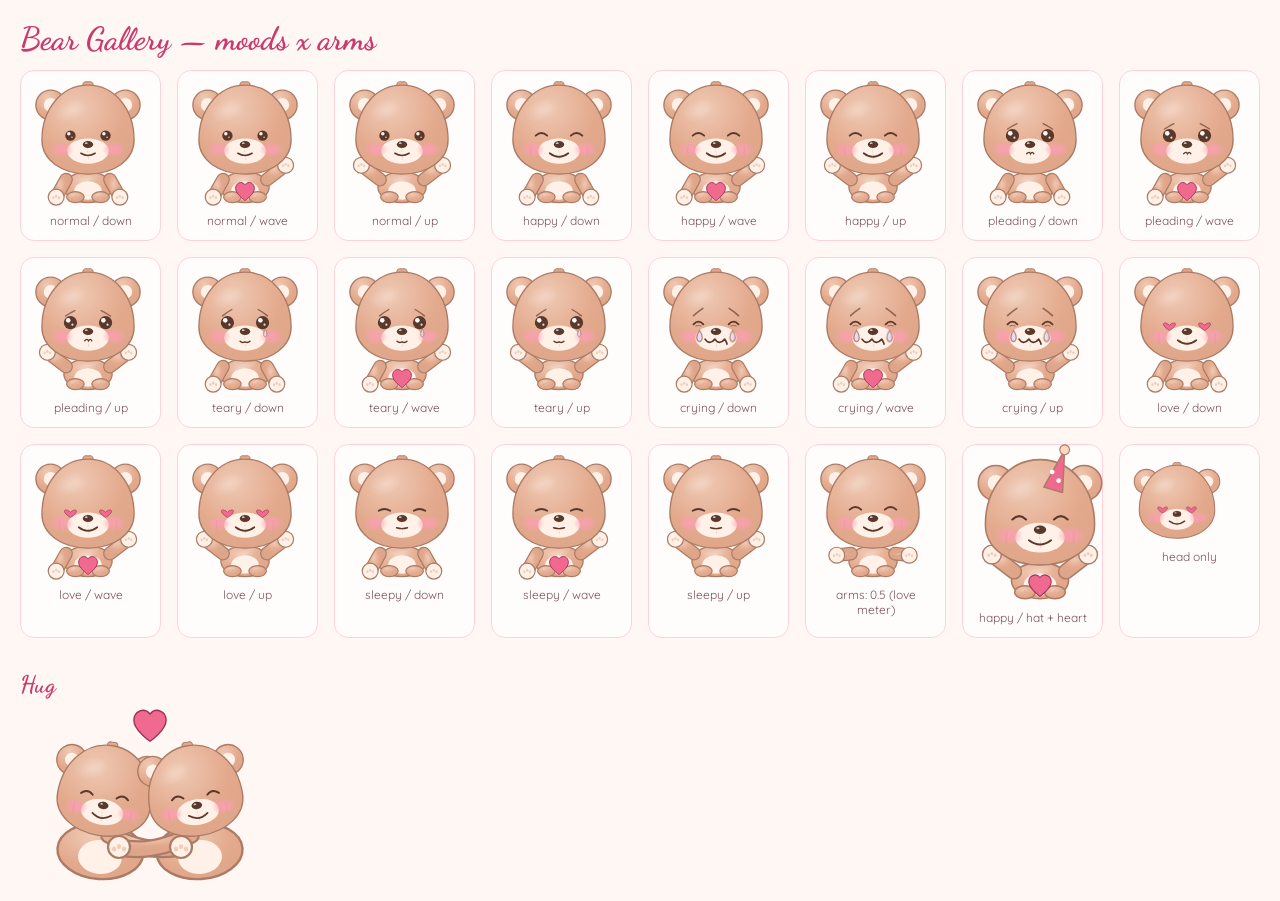
<file: tests/fixtures/bears.html>
<!doctype html>
<html lang="tr">
<head>
<meta charset="UTF-8">
<meta name="viewport" content="width=device-width, initial-scale=1.0">
<title>Bear Gallery</title>
<link href="https://fonts.googleapis.com/css2?family=Dancing+Script:wght@500;700&family=Fredoka:wght@400;500;600&family=Quicksand:wght@400;500;600;700&display=swap" rel="stylesheet">
<link rel="stylesheet" href="../../css/style.css">
<link rel="stylesheet" href="../../css/bears.css">
<style>
  body { padding: 20px; }
  h1, h2 { font-family: var(--font-script); color: var(--rose-strong); margin-bottom: 12px; }
  .bear-grid { display: grid; grid-template-columns: repeat(auto-fill, minmax(140px, 1fr)); gap: 16px; margin-bottom: 32px; }
  .bear-cell { background: var(--paper); border-radius: var(--radius-sm); padding: 12px; text-align: center; border: 1px solid var(--rose-100); }
  .bear-cell span { display: block; font-size: 12px; color: var(--ink-soft); margin-top: 6px; }
</style>
</head>
<body>
  <h1>Bear Gallery — moods x arms</h1>
  <div class="bear-grid" id="grid"></div>
  <h2>Hug</h2>
  <div id="hug-slot"></div>
  <script src="../../js/bears.js"></script>
  <script>
    var moods = ['normal', 'happy', 'pleading', 'teary', 'crying', 'love', 'sleepy'];
    var grid = document.getElementById('grid');
    moods.forEach(function (mood) {
      ['down', 'wave', 'up'].forEach(function (arms) {
        var cell = document.createElement('div');
        cell.className = 'bear-cell';
        cell.innerHTML = bearSVG({ mood: mood, arms: arms, heart: arms === 'wave', size: 110 }) +
          '<span>' + mood + ' / ' + arms + '</span>';
        grid.appendChild(cell);
      });
    });

    var meterCell = document.createElement('div');
    meterCell.className = 'bear-cell';
    meterCell.innerHTML = bearSVG({ mood: 'happy', arms: 0.5, size: 110 }) +
      '<span>arms: 0.5 (love meter)</span>';
    grid.appendChild(meterCell);

    var hatCell = document.createElement('div');
    hatCell.className = 'bear-cell';
    hatCell.innerHTML = bearSVG({ mood: 'happy', hat: true, heart: true, arms: 'wide', size: 130 }) +
      '<span>happy / hat + heart</span>';
    grid.appendChild(hatCell);

    var headCell = document.createElement('div');
    headCell.className = 'bear-cell';
    headCell.innerHTML = bearSVG({ mood: 'love', headOnly: true, size: 90 }) + '<span>head only</span>';
    grid.appendChild(headCell);

    document.getElementById('hug-slot').innerHTML = hugSVG({ size: 260 });
  </script>
</body>
</html>
</file>
<file: css/style.css>
/**
 * Meryem App — Styles (foundation)
 * Romantic, cute design: cream ground, blush cards, soft pink shadows, generous radii, bears and
 * hearts throughout. Fonts are linked in index.html (Dancing Script / Fredoka / Quicksand).
 *
 * z-index ladder (low to high), kept in one place so a later addition slots in without guessing:
 *   fx-hearts(1) < app content(auto) < header/bottom-nav(1000) < modal(2000) < gate/birthday
 *   overlay(4000) < auth screen(5000) < splash(6000) < toast(7000)
 */

/* ── Tokens ─────────────────────────────────────────── */

:root {
  /* Grounds */
  --cream: #FFF7F4;
  --paper: #FFFDFB;
  --blush: #FFE3EA;
  --rose-100: #FFD1DC;

  /* Ink */
  --ink: #4A2C36;
  --ink-soft: #7A5360;

  /* Accent — decorative vs text-bearing (rose is NOT for white text; rose-strong is) */
  --rose: #F06A8F;
  --rose-strong: #C93A6E;
  --berry: #9E2F5B;
  --peach: #FFD8C2;
  --lavender: #E6DAFB;

  /* Bear palette — stroke is warm brown, never black */
  --bear-fur: #E3A98C;
  --bear-light: #FFF1E7;
  --bear-stroke: #7A4E3D;
  --bear-blush: #FF9DB8;

  /* Fonts, each with a real fallback stack */
  --font-script: 'Dancing Script', 'Segoe Script', cursive;
  --font-body: 'Quicksand', -apple-system, BlinkMacSystemFont, 'Segoe UI', sans-serif;
  --font-num: 'Fredoka', 'Quicksand', -apple-system, sans-serif;

  /* Radii & shadow */
  --radius: 22px;
  --radius-sm: 14px;
  --radius-pill: 999px;
  --shadow: rgba(201, 58, 110, 0.16);
  --shadow-soft: rgba(201, 58, 110, 0.10);

  /* Chrome geometry — every feature agent sizes against these, never a bare pixel number */
  --header-content-h: 58px;
  --header-h: calc(var(--header-content-h) + env(safe-area-inset-top, 0px));
  --nav-content-h: 66px;
  --nav-h: calc(var(--nav-content-h) + env(safe-area-inset-bottom, 0px));
  --seg-h: 56px;
}

/* ── Reset & Base ───────────────────────────────────── */

*, *::before, *::after {
  box-sizing: border-box;
  margin: 0;
  padding: 0;
}

[hidden] {
  display: none !important;
}

html {
  /* "only" stops Chrome's auto dark theme repainting the page dark (plain "light" does not).
     Samsung Internet's website dark theme is asked the same way; whether it listens is
     unconfirmed, and its own Labs switch "Use website dark theme" wins either way. */
  color-scheme: only light;
}

body {
  font-family: var(--font-body);
  background: var(--cream);
  color: var(--ink);
  min-height: 100dvh;
  overflow-x: hidden;
  -webkit-font-smoothing: antialiased;
}

button, input, textarea {
  font-family: inherit;
}

/* ── Floating Hearts Background Layer ───────────────── */

#fx-hearts {
  position: fixed;
  inset: 0;
  /* Negative, not a small positive number: a position:fixed element sits in the ROOT stacking
     context, where any positive z-index paints above every normal-flow block regardless of DOM
     order — z-index:1 here was floating hearts on TOP of the cards (measured in shell-today.png:
     a heart sitting over the daily-message text). Negative paints after the root background
     (body's cream shows through) and before in-flow content, which is actually "behind". */
  z-index: -1;
  overflow: hidden;
  pointer-events: none;
}

.fx-hearts-item {
  position: absolute;
  bottom: -10%;
  opacity: .35;
  animation-name: fxHeartDrift;
  animation-timing-function: linear;
  animation-iteration-count: infinite;
  filter: drop-shadow(0 1px 2px rgba(0, 0, 0, .04));
}

@keyframes fxHeartDrift {
  0% { transform: translateY(0) translateX(0) rotate(0deg); opacity: 0; }
  10% { opacity: .35; }
  90% { opacity: .35; }
  100% { transform: translateY(-115vh) translateX(12px) rotate(12deg); opacity: 0; }
}

/* ── Splash Screen ──────────────────────────────────── */

.splash-screen {
  position: fixed;
  inset: 0;
  z-index: 6000;
  display: flex;
  align-items: center;
  justify-content: center;
  background: var(--cream);
}

.splash-bear {
  filter: drop-shadow(0 8px 20px var(--shadow));
}

/* ── Auth Screen ────────────────────────────────────── */

.auth-screen {
  position: fixed;
  inset: 0;
  z-index: 5000;
  display: flex;
  align-items: center;
  justify-content: center;
  background: linear-gradient(180deg, var(--cream), var(--blush));
  padding: 24px;
}

.auth-card {
  width: 100%;
  max-width: 360px;
  text-align: center;
}

.auth-bear {
  display: flex;
  justify-content: center;
  margin-bottom: 8px;
  filter: drop-shadow(0 8px 18px var(--shadow));
}

.auth-title {
  font-family: var(--font-script);
  font-size: 3rem;
  font-weight: 700;
  color: var(--rose-strong);
  line-height: 1;
}

.auth-subtitle {
  font-size: .9rem;
  color: var(--ink-soft);
  margin-top: 8px;
  margin-bottom: 28px;
}

.auth-form .form-group {
  margin-bottom: 12px;
}

.auth-form input {
  width: 100%;
  padding: 13px 18px;
  border: 1px solid var(--rose-100);
  border-radius: var(--radius-pill);
  font-family: var(--font-body);
  /* 16px, not 0.95rem (=15.2px): below 16px iOS Safari zooms the whole page on focus, and never
     zooms back out on its own (M4) — the login form is the one screen she cannot avoid. */
  font-size: 16px;
  background: var(--paper);
  color: var(--ink);
  outline: none;
  transition: border-color 0.2s, box-shadow 0.2s;
}

.auth-form input:focus {
  border-color: var(--rose);
  box-shadow: 0 0 0 3px var(--shadow-soft);
}

.auth-form .btn {
  margin-top: 8px;
}

.login-error {
  color: var(--berry);
  font-size: 0.8rem;
  margin-top: 12px;
  min-height: 1.2em;
}

/* ── Header ─────────────────────────────────────────── */

.header {
  position: fixed;
  top: 0;
  left: 0;
  right: 0;
  z-index: 1000;
  height: var(--header-h);
  padding-top: env(safe-area-inset-top, 0px);
  background: rgba(255, 253, 251, 0.9);
  backdrop-filter: blur(12px);
  -webkit-backdrop-filter: blur(12px);
  border-bottom: 1px solid var(--rose-100);
  display: grid;
  grid-template-columns: 44px 1fr 44px;
  align-items: center;
  padding-left: 8px;
  padding-right: 8px;
}

.header-side {
  grid-row: 1;
}

.header-side--left {
  grid-column: 1;
  justify-self: start;
}

.header-side--right {
  grid-column: 3;
  justify-self: end;
}

.header-title {
  grid-column: 2;
  display: flex;
  align-items: baseline;
  justify-content: center;
  gap: 6px;
  color: var(--rose-strong);
  min-width: 0;
}

.header-title-text {
  font-family: var(--font-script);
  font-size: 1.6rem;
  font-weight: 700;
  line-height: 1;
  white-space: nowrap;
}

.header-title-heart {
  color: var(--rose);
  flex-shrink: 0;
}

.icon-btn {
  width: 40px;
  height: 40px;
  display: flex;
  align-items: center;
  justify-content: center;
  border: none;
  border-radius: 50%;
  background: transparent;
  color: var(--ink-soft);
  cursor: pointer;
  transition: background 0.2s, color 0.2s, opacity 0.2s;
}

.icon-btn:hover {
  background: var(--blush);
  color: var(--rose-strong);
}

/* ── Bottom Navigation ──────────────────────────────── */

.bottom-nav {
  position: fixed;
  bottom: 0;
  left: 0;
  right: 0;
  z-index: 1000;
  height: var(--nav-h);
  padding-bottom: env(safe-area-inset-bottom, 0px);
  background: rgba(255, 253, 251, 0.94);
  backdrop-filter: blur(12px);
  -webkit-backdrop-filter: blur(12px);
  border-top: 1px solid var(--rose-100);
  display: grid;
  grid-template-columns: repeat(6, 1fr);
  align-items: stretch;
}

.nav-btn {
  display: flex;
  flex-direction: column;
  align-items: center;
  justify-content: center;
  gap: 2px;
  border: none;
  background: none;
  color: var(--ink-soft);
  font-family: var(--font-body);
  font-size: 0.68rem;
  font-weight: 600;
  cursor: pointer;
  height: var(--nav-content-h);
  /* Six columns: a grid item defaults to min-width:auto and would let a long label push its
     column wider than 1fr. 0 keeps all six equal; the label is then clipped by nothing because
     the font steps down below (a 360 px phone has 60 px per column). */
  min-width: 0;
  transition: color 0.2s, transform 0.15s;
}

@media (max-width: 360px) {
  .nav-btn {
    font-size: 0.62rem;
  }
}

/* The check inside the Takip heart is cut out of it in the bar's own ground colour. */
.nav-check {
  stroke: var(--paper);
}

.nav-btn svg {
  transition: transform 0.15s;
}

.nav-btn.is-active {
  color: var(--rose-strong);
}

.nav-btn.is-active svg {
  transform: translateY(-1px) scale(1.08);
}

.nav-btn:active {
  transform: scale(0.94);
}

.nav-btn--gift {
  position: relative;
  /* Label colour is deliberately NOT overridden here — it stays ink-soft / rose-strong like every
     other nav label, readable against the nav bar's own near-white ground. Only the icon (which
     sits inside the raised pink circle below) needs paper-white; scoped to it alone, further down. */
}

.nav-btn--gift span {
  position: relative;
}

/* The raised pink circle is drawn around the icon itself, so the two share one centre on every
   phone. It used to hang from the button's top edge (top: -14px) while the icon was centred by
   the flex column and nudged up separately, so any change in the nav's height moved the icon off
   the circle's middle. The bubble keeps the icon's own 22px footprint in the flex column (the label
   stays aligned with the other four) and is lifted with transform, which never touches layout. */
.nav-gift-bubble {
  position: relative;
  display: grid;
  place-items: center;
  width: 22px;
  height: 22px;
  transform: translateY(-15px);
}

.nav-gift-bubble::before {
  content: '';
  position: absolute;
  left: 50%;
  top: 50%;
  width: 52px;
  height: 52px;
  transform: translate(-50%, -50%);
  border-radius: 50%;
  background: linear-gradient(160deg, var(--rose), var(--rose-strong));
  box-shadow: 0 6px 16px var(--shadow), 0 0 0 4px var(--cream);
  z-index: -1;
}

.nav-gift-bubble svg {
  position: relative;
  /* White for contrast against its own pink circle — measured white-on-cream (the label's
     ground) at ~1.1:1 when this was set on the whole button instead of just the icon. */
  color: var(--paper);
}

/* Selected: grow in place. The generic .nav-btn.is-active svg rule would also shift it. */
.nav-btn.is-active .nav-gift-bubble svg {
  transform: scale(1.08);
}

/* ── Views ──────────────────────────────────────────── */

.view {
  display: none;
  min-height: 100dvh;
  padding-top: var(--header-h);
  padding-bottom: var(--nav-h);
}

.view.is-active {
  display: block;
  animation: viewFadeIn 0.3s ease;
}

@keyframes viewFadeIn {
  from { opacity: 0; transform: translateY(6px); }
  to { opacity: 1; transform: translateY(0); }
}

.subview {
  display: none;
}

.subview.is-active {
  display: block;
}

/* ── Memories Segmented Control ─────────────────────── */

#memories-switch {
  height: var(--seg-h);
  display: flex;
  align-items: center;
  justify-content: center;
}

.seg-control {
  display: inline-flex;
  gap: 4px;
  background: var(--blush);
  padding: 4px;
  border-radius: var(--radius-pill);
}

.seg-btn {
  border: none;
  background: transparent;
  color: var(--ink-soft);
  font-family: var(--font-body);
  font-size: 0.85rem;
  font-weight: 600;
  padding: 8px 22px;
  border-radius: var(--radius-pill);
  cursor: pointer;
  transition: background 0.2s, color 0.2s;
}

.seg-btn.is-active {
  background: var(--rose-strong);
  color: var(--paper);
  box-shadow: 0 3px 10px var(--shadow);
}

/* ── Map ────────────────────────────────────────────── */

#map-view {
  position: relative;
}

#map {
  width: 100%;
  height: calc(100dvh - var(--header-h) - var(--nav-h) - var(--seg-h));
  touch-action: none;
}

.heart-marker,
.camera-marker {
  background: none;
  border: none;
  filter: drop-shadow(0 2px 4px rgba(0, 0, 0, 0.2));
  transition: transform 0.2s;
}

.heart-marker:hover,
.camera-marker:hover {
  transform: scale(1.2);
}

.map-hint {
  position: fixed;
  bottom: calc(var(--nav-h) + 16px);
  left: 50%;
  transform: translateX(-50%);
  background: var(--rose-strong);
  color: var(--paper);
  border: none;
  padding: 10px 20px;
  border-radius: var(--radius-pill);
  font-family: var(--font-body);
  font-size: 0.85rem;
  font-weight: 600;
  box-shadow: 0 4px 16px var(--shadow);
  cursor: default;
  pointer-events: none;
  /* 1, not 0.92 (m5): at 0.92 over --rose-strong the hint's white text fell to 3.86:1, below the
     4.5:1 body-text minimum. */
  opacity: 1;
  z-index: 900;
  animation: hintFade 4s ease forwards;
}

@keyframes hintFade {
  0%, 70% { opacity: 1; }
  100% { opacity: 0; }
}

/* ── Today / Dates content containers ───────────────── */

.daily-container {
  max-width: 480px;
  margin: 0 auto;
  padding: 16px;
  display: flex;
  flex-direction: column;
  gap: 16px;
  padding-bottom: 32px;
}

.today-greeting {
  font-family: var(--font-script);
  font-size: 1.5rem;
  color: var(--rose-strong);
  text-align: center;
  min-height: 1px;
}

.today-together {
  text-align: center;
  color: var(--ink-soft);
  font-family: var(--font-num);
  font-size: 0.95rem;
  min-height: 1px;
}

.dates-container {
  max-width: 480px;
  margin: 0 auto;
  padding: 16px;
  padding-top: 24px;
  display: flex;
  flex-direction: column;
  gap: 16px;
  padding-bottom: 32px;
}

.dates-col {
  display: flex;
  flex-direction: column;
  gap: 16px;
}

@media (min-width: 700px) {
  /* The two column wrappers dissolve so all six cards sit in ONE grid: three rows, two columns,
     filled row by row (DOM order: her, his / wedding, engagement / meet, love). A row is as
     tall as its taller card, so both cards of a row share top and bottom edges and the columns end
     level; each card centres its content so the shorter one does not look top-heavy. */
  .dates-container {
    max-width: 900px;
    display: grid;
    grid-template-columns: 1fr 1fr;
    gap: 16px 24px;
    padding: 24px;
  }

  .dates-col {
    display: contents;
  }

  .dates-container .countdown-card {
    display: flex;
    flex-direction: column;
    justify-content: center;
  }
}

/* ── Cards ──────────────────────────────────────────── */

.card {
  background: var(--paper);
  border-radius: var(--radius);
  padding: 24px;
  box-shadow: 0 6px 22px var(--shadow-soft);
  border: 1px solid var(--rose-100);
}

.message-card {
  text-align: center;
  background: linear-gradient(135deg, var(--paper), var(--blush));
}

.message-label,
.todo-label,
.gallery-label,
.countdown-label {
  font-size: 0.72rem;
  text-transform: uppercase;
  letter-spacing: 1.5px;
  color: var(--ink-soft);
  margin-bottom: 12px;
}

.message-text {
  font-family: var(--font-script);
  font-size: 1.5rem;
  font-weight: 500;
  line-height: 1.5;
  color: var(--ink);
  transition: opacity 0.25s ease;
}

.btn-shuffle {
  display: inline-flex;
  align-items: center;
  justify-content: center;
  margin-top: 14px;
  padding: 8px 18px;
  border: 1px solid var(--rose-100);
  border-radius: var(--radius-pill);
  background: var(--paper);
  color: var(--rose-strong);
  cursor: pointer;
  transition: background 0.2s, transform 0.1s;
}

.btn-shuffle:hover {
  background: var(--blush);
}

.btn-shuffle:active {
  transform: scale(0.93);
}

/* ── Countdown ──────────────────────────────────────── */

.countdown-card {
  text-align: center;
}

.countdown {
  display: flex;
  justify-content: center;
  gap: 12px;
}

.countdown-unit {
  display: flex;
  flex-direction: column;
  align-items: center;
  min-width: 56px;
}

.countdown-num {
  font-family: var(--font-num);
  font-size: 2rem;
  font-weight: 600;
  color: var(--rose-strong);
  line-height: 1;
}

.countdown-unit-label {
  font-size: 0.7rem;
  color: var(--ink-soft);
  margin-top: 4px;
  letter-spacing: 0.5px;
}

.countdown-celebration {
  font-family: var(--font-script);
  font-size: 1.6rem;
  color: var(--rose-strong);
}

/* ── To-Do Card ─────────────────────────────────────── */

.todo-form {
  display: flex;
  gap: 8px;
  margin-bottom: 16px;
}

.todo-form input {
  flex: 1;
  padding: 10px 16px;
  border: 1px solid var(--rose-100);
  border-radius: var(--radius-pill);
  font-family: var(--font-body);
  /* 16px, not 0.9rem (=14.4px) — same iOS zoom-on-focus guard as .auth-form input (M4). */
  font-size: 16px;
  background: var(--cream);
  color: var(--ink);
  outline: none;
  transition: border-color 0.2s;
}

.todo-form input:focus {
  border-color: var(--rose);
}

.todo-item {
  display: flex;
  align-items: center;
  gap: 10px;
  padding: 10px 0;
  border-bottom: 1px solid var(--blush);
}

.todo-item:last-child {
  border-bottom: none;
}

.todo-item.done .todo-text {
  text-decoration: line-through;
  color: var(--ink-soft);
}

.todo-check {
  position: relative;
  display: flex;
  cursor: pointer;
}

.todo-check input {
  position: absolute;
  opacity: 0;
  width: 0;
  height: 0;
}

.checkmark {
  width: 22px;
  height: 22px;
  border: 2px solid var(--rose-100);
  border-radius: 50%;
  transition: all 0.2s;
}

.todo-check input:checked + .checkmark {
  background: var(--rose-strong);
  border-color: var(--rose-strong);
}

.todo-check input:checked + .checkmark::after {
  content: '';
  display: block;
  width: 5px;
  height: 9px;
  border: solid var(--paper);
  border-width: 0 2px 2px 0;
  margin: 3px auto;
  transform: rotate(45deg);
}

.todo-text {
  flex: 1;
  font-size: 0.9rem;
}

.todo-delete {
  background: none;
  border: none;
  color: var(--ink-soft);
  font-size: 1.2rem;
  cursor: pointer;
  padding: 0 4px;
  opacity: 0.5;
  transition: opacity 0.2s, color 0.2s;
}

.todo-delete:hover {
  opacity: 1;
  color: var(--berry);
}

.todo-empty {
  text-align: center;
  color: var(--ink-soft);
  font-size: 0.85rem;
  padding: 8px 0;
}

/* ── Buttons ────────────────────────────────────────── */

.btn {
  padding: 11px 22px;
  border: none;
  border-radius: var(--radius-pill);
  font-family: var(--font-body);
  font-size: 0.9rem;
  font-weight: 600;
  cursor: pointer;
  transition: background 0.2s, transform 0.1s, box-shadow 0.2s;
}

.btn:active {
  transform: scale(0.97);
}

.btn-primary {
  background: var(--rose-strong);
  color: var(--paper);
  box-shadow: 0 4px 14px var(--shadow);
}

.btn-primary:hover {
  background: var(--berry);
}

.btn-danger {
  background: none;
  color: var(--berry);
  border: 1px solid var(--berry);
}

.btn-danger:hover {
  background: var(--blush);
}

.btn-sm {
  padding: 7px 16px;
  font-size: 0.8rem;
}

.btn-full {
  width: 100%;
}

/* ── Modal ──────────────────────────────────────────── */

.modal-overlay {
  position: fixed;
  inset: 0;
  z-index: 2000;
  background: rgba(74, 44, 54, 0.45);
  backdrop-filter: blur(4px);
  /* Safari before 18 ignores unprefixed backdrop-filter (m3) — without this the Anı modals get a
     flat backdrop, unlike the header/nav which already carry both. */
  -webkit-backdrop-filter: blur(4px);
  display: flex;
  align-items: flex-end;
  justify-content: center;
  opacity: 0;
  pointer-events: none;
  transition: opacity 0.25s;
  /* m2: the overlay itself never scrolls, but Safari 16+ still needs this named on it (not just on
     .modal, which actually scrolls) for the contract the shell check reads back. */
  overscroll-behavior: contain;
}

.modal-overlay.open {
  opacity: 1;
  pointer-events: auto;
}

.modal {
  background: var(--paper);
  border-radius: var(--radius) var(--radius) 0 0;
  width: 100%;
  max-width: 480px;
  max-height: 85dvh;
  overflow-y: auto;
  /* m2: .modal is the element that actually scrolls (overflow-y:auto above) — this is what stops
     a scroll at its top/bottom from chaining into whatever sits behind the opaque overlay on
     Safari 16+, the part .modal-overlay's own overscroll-behavior (a non-scrolling element) cannot
     cover by itself. */
  overscroll-behavior: contain;
  padding: 24px;
  transform: translateY(100%);
  transition: transform 0.3s ease;
}

.modal-overlay.open .modal {
  transform: translateY(0);
}

.modal-header {
  display: flex;
  align-items: center;
  justify-content: space-between;
  margin-bottom: 20px;
}

.modal-header h2 {
  font-family: var(--font-script);
  font-size: 1.5rem;
  color: var(--rose-strong);
}

/* The ?ozel-metin panel: the hint sits clear of the buttons, the buttons clear of each other. */
.private-hint {
  margin-bottom: 16px;
}

.private-actions {
  display: flex;
  flex-direction: column;
  gap: 12px;
}

.modal-close {
  background: none;
  border: none;
  font-size: 1.5rem;
  color: var(--ink-soft);
  cursor: pointer;
  padding: 0;
  line-height: 1;
}

/* ── Forms ──────────────────────────────────────────── */

.form-group {
  margin-bottom: 16px;
}

.form-group label {
  display: block;
  font-size: 0.8rem;
  font-weight: 600;
  color: var(--ink-soft);
  margin-bottom: 6px;
}

.form-group input[type="text"],
.form-group input[type="date"],
.form-group textarea {
  width: 100%;
  padding: 10px 14px;
  border: 1px solid var(--rose-100);
  border-radius: var(--radius-sm);
  font-family: var(--font-body);
  /* 16px, not 0.9rem (=14.4px) — the memory-modal title/note fields get the same iOS zoom-on-focus
     guard as the login/to-do inputs (M4). */
  font-size: 16px;
  background: var(--cream);
  color: var(--ink);
  outline: none;
  transition: border-color 0.2s;
  resize: vertical;
}

.form-group input:focus,
.form-group textarea:focus {
  border-color: var(--rose);
}

.form-group input[type="file"] {
  font-size: 0.85rem;
  color: var(--ink-soft);
}

.photo-preview {
  display: none;
  width: 100%;
  max-height: 200px;
  object-fit: cover;
  border-radius: var(--radius-sm);
  margin-top: 8px;
}

/* ── Detail Modal ───────────────────────────────────── */

#detail-content h3 {
  font-family: var(--font-script);
  font-size: 1.5rem;
  margin-bottom: 4px;
  color: var(--rose-strong);
}

#detail-content .detail-date {
  font-size: 0.8rem;
  color: var(--ink-soft);
  margin-bottom: 16px;
}

#detail-content img {
  width: 100%;
  border-radius: var(--radius-sm);
  margin-bottom: 16px;
}

#detail-content .detail-note {
  font-size: 0.95rem;
  line-height: 1.6;
  margin-bottom: 20px;
  white-space: pre-wrap;
}

.detail-actions {
  display: flex;
  justify-content: flex-end;
}

/* ── Gallery ────────────────────────────────────────── */

.gallery-grid {
  display: grid;
  grid-template-columns: repeat(2, minmax(0, 1fr));
  gap: 10px;
}

.gallery-item {
  position: relative;
  border-radius: var(--radius-sm);
  overflow: hidden;
  cursor: pointer;
  aspect-ratio: 1;
  background: var(--blush);
  transition: transform 0.2s;
}

.gallery-item:hover {
  transform: scale(1.03);
}

.gallery-item img {
  width: 100%;
  height: 100%;
  object-fit: cover;
}

.gallery-caption {
  position: absolute;
  bottom: 0;
  left: 0;
  right: 0;
  padding: 6px 8px;
  background: linear-gradient(transparent, rgba(74, 44, 54, 0.6));
  color: var(--paper);
  font-size: 0.75rem;
  font-weight: 600;
}

.gallery-empty {
  text-align: center;
  color: var(--ink-soft);
  font-size: 0.85rem;
  padding: 24px 0;
  grid-column: 1 / -1;
}

@media (min-width: 480px) {
  .gallery-grid {
    grid-template-columns: repeat(3, minmax(0, 1fr));
  }
}

.gallery-header {
  display: flex;
  align-items: center;
  justify-content: space-between;
  margin-bottom: 16px;
}

.gallery-header .gallery-label {
  margin-bottom: 0;
  flex-shrink: 0;
}

.gallery-section + .gallery-section {
  margin-top: 8px;
}

.gallery-sublabel {
  font-size: 0.7rem;
  text-transform: uppercase;
  letter-spacing: 1.2px;
  color: var(--ink-soft);
  margin: 20px 0 12px;
  padding-top: 16px;
  border-top: 1px solid var(--rose-100);
}

.gallery-uploading {
  opacity: 0.5;
  pointer-events: none;
}

/* ── Geocoder Override ──────────────────────────────── */

.leaflet-control-geocoder {
  margin-top: 8px !important;
  margin-left: 8px !important;
  border: 1px solid var(--rose-100) !important;
  border-radius: var(--radius-sm) !important;
  background: var(--paper) !important;
  box-shadow: 0 2px 8px var(--shadow) !important;
}

.leaflet-control-geocoder-form input {
  font-family: var(--font-body);
  /* 16px, not 0.9rem (=14.4px) — the map's location search gets the same iOS zoom-on-focus guard
     as the app's own form inputs (M4). */
  font-size: 16px;
  color: var(--ink);
  min-height: 44px;
}

.leaflet-control-geocoder-alternatives {
  font-family: var(--font-body);
  font-size: 0.85rem;
  background: var(--paper) !important;
  border: 1px solid var(--rose-100) !important;
  border-radius: 0 0 var(--radius-sm) var(--radius-sm) !important;
}

.leaflet-control-geocoder-alternatives li:hover,
.leaflet-control-geocoder-alternatives .leaflet-control-geocoder-selected {
  background: var(--blush) !important;
}

/* ── Toast ──────────────────────────────────────────── */

.toast {
  position: fixed;
  bottom: calc(var(--nav-h) + 16px);
  left: 50%;
  transform: translateX(-50%) translateY(20px);
  background: var(--rose-strong);
  color: var(--paper);
  padding: 10px 24px;
  border-radius: var(--radius-pill);
  font-size: 0.85rem;
  font-weight: 600;
  box-shadow: 0 4px 16px var(--shadow);
  opacity: 0;
  transition: opacity 0.3s, transform 0.3s;
  z-index: 7000;
  pointer-events: none;
}

.toast.show {
  opacity: 1;
  transform: translateX(-50%) translateY(0);
}

/* ── Full-Screen Overlay Base (gate / birthday) ─────── */

.overlay {
  position: fixed;
  inset: 0;
  z-index: 4000;
  display: flex;
  flex-direction: column;
  overflow-y: auto;
  /* m2: this element itself scrolls (overflow-y:auto above) — contain stops a scroll at its edge
     from chaining into the app behind it (a bounce visible through nothing, since the gate/
     birthday overlay is opaque, but still a real scroll reaching content she should not be able
     to move while the overlay is up). */
  overscroll-behavior: contain;
  background: linear-gradient(180deg, var(--cream), var(--blush));
  padding: calc(24px + env(safe-area-inset-top, 0px)) 20px calc(24px + env(safe-area-inset-bottom, 0px));
}

/* ── Effects (fx.js) ─────────────────────────────────── */

.fx-heart-particle {
  position: absolute;
  left: 0;
  top: 0;
  transform: translate(-50%, -50%);
}

.fx-heart-particle--burst {
  animation: fxHeartBurstMove .85s ease-out forwards;
}

.fx-heart-particle--static {
  animation: fxHeartFadeStatic .6s ease-out forwards;
}

@keyframes fxHeartBurstMove {
  0% { transform: translate(-50%, -50%) scale(0.4); opacity: 1; }
  100% { transform: translate(calc(-50% + var(--fx-dx, 0px)), calc(-50% + var(--fx-dy, -30px))) scale(1); opacity: 0; }
}

@keyframes fxHeartFadeStatic {
  0% { opacity: 1; }
  100% { opacity: 0; }
}

/* ── Responsive ─────────────────────────────────────── */

@media (min-width: 768px) {
  .modal {
    border-radius: var(--radius);
    align-self: center;
  }

  .daily-container {
    padding: 24px;
  }
}

/* ── Reduced Motion ─────────────────────────────────── */

@media (prefers-reduced-motion: reduce) {
  *, *::before, *::after {
    animation-duration: .01ms !important;
    animation-iteration-count: 1 !important;
    transition-duration: .01ms !important;
    scroll-behavior: auto !important;
  }

  #fx-hearts {
    visibility: hidden;
  }

  /* m5: the universal rule above collapses hintFade's 4s duration to ~0, so without this it
     rushes straight through to its 100% keyframe (opacity: 0) — invisible from the first frame
     instead of merely "not animated". Held fully visible instead. */
  .map-hint {
    animation: none;
    opacity: 1;
  }
}
</file>
<file: css/bears.css>
/**
 * Meryem App — Kawaii Bears (idle motion) — soft baby-faced plush
 * Every animation is a CSS keyframe driving transform/opacity on a group — no JS timers. Motion is
 * deliberately gentle: sine-like easing, small amplitudes, long cycles. The host page's global
 * reduced-motion rule (css/style.css) shortens every duration; the @media block at the bottom also
 * switches these animations off, so this file behaves correctly standalone (gallery / preview).
 *
 *   - Blink is a fur-coloured eyelid sweeping over the eye. Its resting state is scaleY(0) in the
 *     BASE rule (and inline in the markup), so a static render — reduced motion, no animation —
 *     shows open eyes; only the running blink animation ever closes it.
 *   - A tear is a STATIC copy (always on) plus a DRIP copy that is the only one animated; every
 *     fade-from-nothing loop (drip, z's, mini hearts) runs at a NEGATIVE delay with fill-mode both,
 *     so a fresh re-render is already mid-cycle on its first frame instead of popping in.
 *   - The mood hop is gated off for a headOnly render (.kawaii-bear--head-only); hearts and z's
 *     never reach a headOnly render at all (js/bears.js).
 */

.kawaii-bear,
.kawaii-bear-hug {
  display: block;
  overflow: visible;
}

/* ── Soft idle — the default rest motion for every mood ────── */
.kawaii-bear-figure {
  transform-box: fill-box;
  transform-origin: 50% 100%;
  animation: bearIdleBounce 4.2s cubic-bezier(.45, .05, .55, .95) infinite;
}

/* ── Happy little hop — happy/love, full-body only ── */
.kawaii-bear--happy:not(.kawaii-bear--head-only) .kawaii-bear-figure,
.kawaii-bear--love:not(.kawaii-bear--head-only) .kawaii-bear-figure {
  animation: bearHop 2.2s cubic-bezier(.45, .05, .55, .95) infinite;
}

/* ── Breathing — chest only, barely there ─────────────────── */
.kawaii-bear-body {
  transform-box: fill-box;
  transform-origin: center;
  animation: bearBreathe 4.6s cubic-bezier(.45, .05, .55, .95) infinite;
}

/* ── Ear flop — trails the head tilt by a beat ──────────────── */
.kawaii-bear-ear {
  transform-box: fill-box;
  animation: bearEarFlop 8.4s cubic-bezier(.45, .05, .55, .95) infinite;
}
.kawaii-bear-ear--l {
  transform-origin: 70% 78%;
}
.kawaii-bear-ear--r {
  transform-origin: 30% 78%;
  animation-delay: .14s;
}

/* ── Slow head tilt — rotates the whole head+face around the neck ─── */
.kawaii-bear-head-wrap {
  transform-box: fill-box;
  transform-origin: 50% 88%;
  animation: bearHeadTilt 8.4s cubic-bezier(.45, .05, .55, .95) infinite;
}

/* ── Blink — resting state is collapsed (scaleY 0): open eyes with no animation ── */
.kawaii-bear-eyelid {
  transform: scaleY(0);
  transform-box: fill-box;
  transform-origin: center;
  animation: bearEyelidBlink 5.6s cubic-bezier(.45, .05, .55, .95) infinite;
}

/* ── Waving arm (arms:'wave' only) — rotates around the shoulder ──── */
.kawaii-bear-arm-wave {
  transform-box: view-box;
  transform-origin: 140px 176px;
  animation: bearWave 1.6s cubic-bezier(.45, .05, .55, .95) infinite;
}
.kawaii-bear-arm-wave .kawaii-bear-wrist {
  animation: bearWristFlick 1.6s cubic-bezier(.45, .05, .55, .95) infinite;
}

/* ── Held/floating heart — a soft heartbeat ─── */
.kawaii-bear-heart {
  transform-box: fill-box;
  transform-origin: center;
  animation: bearHeartPulse 2s cubic-bezier(.45, .05, .55, .95) infinite;
}

/* ── Tears ──────────────────────────────────────────────────────────
   The static copy carries no animation; the drip copy on top is the only one that moves, and starts
   at a NEGATIVE delay (mid-drip on frame 0). Its resting opacity is 0, so without animation only
   the static tear shows. */
.kawaii-bear-tear-static {
  opacity: .85;
}
.kawaii-bear-tear-drip {
  opacity: 0;
  transform-box: fill-box;
  transform-origin: center;
  animation: bearTearDrip 2.8s ease-in infinite;
  animation-delay: -1.4s;
  animation-fill-mode: both;
}
.kawaii-bear-tear-drip--2 {
  animation-delay: -2.3s;
}

/* ── Sleepy z's — float up and fade, mid-cycle on frame 0 ─────────────────── */
.kawaii-bear-z {
  font-family: var(--font-body), sans-serif;
  font-weight: 600;
  fill: var(--bear-eye, #5A382B);
  opacity: .6;
  transform-box: fill-box;
  transform-origin: center;
  animation: bearZFloat 4s ease-in-out infinite;
  animation-fill-mode: both;
}
.kawaii-bear-z--1 { animation-delay: -.8s; }
.kawaii-bear-z--2 { animation-delay: -2.1s; }
.kawaii-bear-z--3 { animation-delay: -3.3s; }
.kawaii-bear-z--sm {
  opacity: .5;
}

/* ── Mini hearts drifting up for 'love' — mid-cycle on frame 0 ─────────────── */
.kawaii-bear-mini-heart {
  opacity: .75;
  transform-box: fill-box;
  transform-origin: center;
  animation: bearMiniHeartFloat 3.4s ease-in-out infinite;
  animation-fill-mode: both;
}
.kawaii-bear-mini-heart--1 { animation-delay: -.5s; }
.kawaii-bear-mini-heart--2 { animation-delay: -1.4s; }
.kawaii-bear-mini-heart--3 { animation-delay: -2.4s; }

/* ── Keyframes ──────────────────────────────────────────────────────── */

@keyframes bearIdleBounce {
  0%, 100% { transform: translateY(0) scale(1, 1); }
  50% { transform: translateY(-2px) scale(1.004, 0.996); }
}

@keyframes bearBreathe {
  0%, 100% { transform: scale(1); }
  50% { transform: scale(1.018, 0.985); }
}

@keyframes bearEarFlop {
  0%, 100% { transform: rotate(0deg); }
  48% { transform: rotate(5deg); }
  76% { transform: rotate(-2.5deg); }
}

@keyframes bearHeadTilt {
  0%, 100% { transform: rotate(0deg); }
  48% { transform: rotate(2.4deg); }
  76% { transform: rotate(-1deg); }
}

@keyframes bearEyelidBlink {
  0%, 93%, 100% { transform: scaleY(0); }
  96.5% { transform: scaleY(1); }
}

@keyframes bearWave {
  0%, 100% { transform: rotate(-4deg); }
  50% { transform: rotate(11deg); }
}

@keyframes bearWristFlick {
  0%, 100% { transform: rotate(0deg); }
  50% { transform: rotate(8deg); }
}

@keyframes bearHop {
  0%, 100% { transform: translateY(0); }
  30% { transform: translateY(-4px); }
  55% { transform: translateY(0); }
  72% { transform: translateY(-1px); }
  86% { transform: translateY(0); }
}

@keyframes bearHeartPulse {
  0%, 100% { transform: scale(1); }
  18% { transform: scale(1.12); }
  36% { transform: scale(1); }
  52% { transform: scale(1.07); }
  70% { transform: scale(1); }
}

@keyframes bearTearDrip {
  0% { transform: translateY(0); opacity: 0; }
  20% { opacity: .9; }
  85% { opacity: .45; }
  100% { transform: translateY(18px); opacity: 0; }
}

@keyframes bearZFloat {
  0% { transform: translate(0, 0); opacity: 0; }
  25% { opacity: .65; }
  80% { opacity: .35; }
  100% { transform: translate(3px, -10px); opacity: 0; }
}

@keyframes bearMiniHeartFloat {
  0% { transform: translateY(0) scale(0.75); opacity: 0; }
  25% { opacity: .8; }
  75% { opacity: .45; }
  100% { transform: translateY(-20px) scale(1); opacity: 0; }
}

/* ── Reduced motion — belt and braces alongside the host page's global rule ── */
@media (prefers-reduced-motion: reduce) {
  .kawaii-bear-figure,
  .kawaii-bear-body,
  .kawaii-bear-ear,
  .kawaii-bear-head-wrap,
  .kawaii-bear-eyelid,
  .kawaii-bear-arm-wave,
  .kawaii-bear-arm-wave .kawaii-bear-wrist,
  .kawaii-bear-heart,
  .kawaii-bear-tear-drip,
  .kawaii-bear-z,
  .kawaii-bear-mini-heart {
    animation: none;
  }
}
</file>
